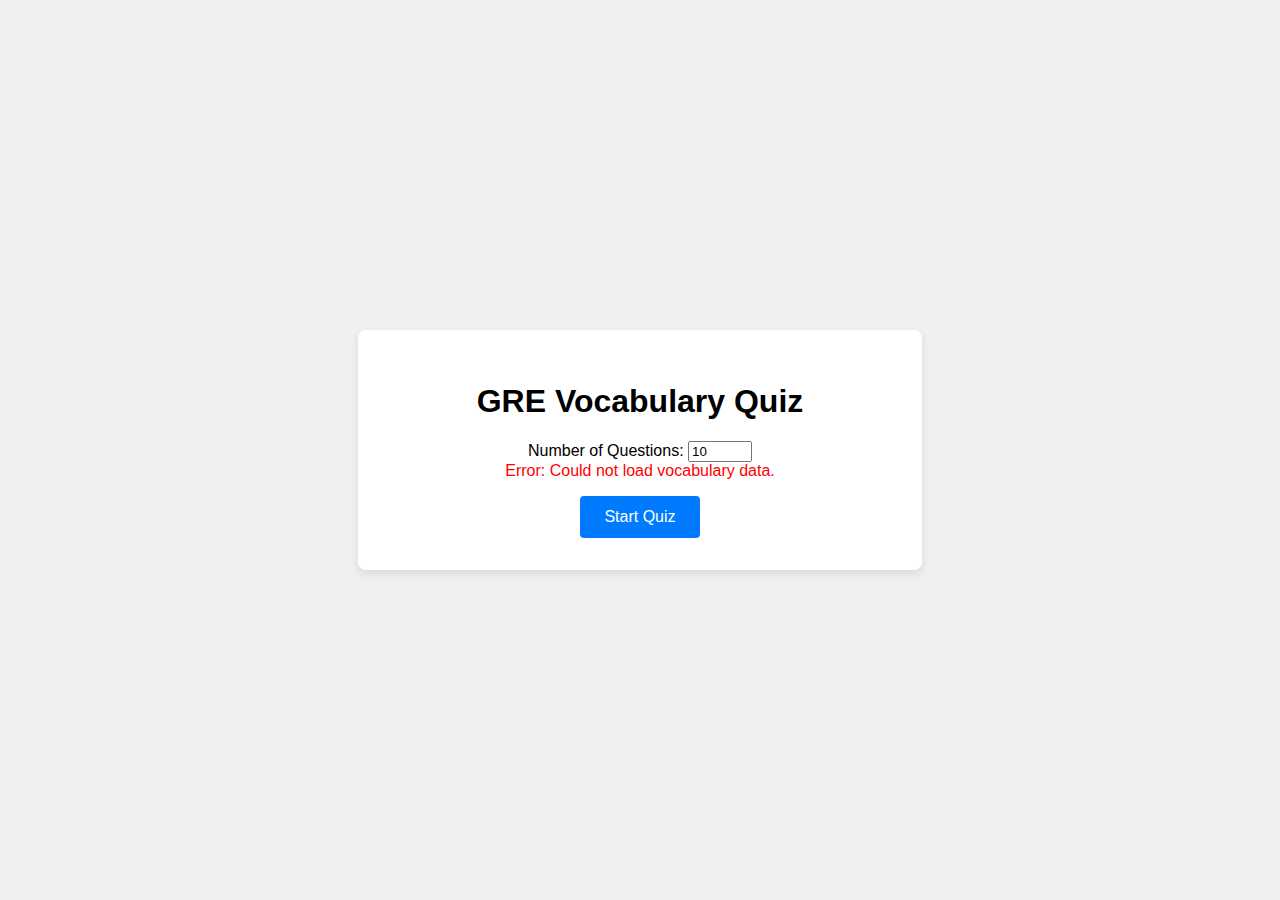
<file: english/general/flashcard_app/index.html>
<!DOCTYPE html>
<html lang="en">
<head>
    <meta charset="UTF-8">
    <meta name="viewport" content="width=device-width, initial-scale=1.0">
    <title>GRE Vocabulary Flashcards</title>
    <link rel="stylesheet" href="style.css">
</head>
<body>
    <div id="app-container">
        <h1>GRE Vocabulary Quiz</h1>
        <div id="setup-container">
            <label for="num-questions">Number of Questions:</label>
            <input type="number" id="num-questions" value="10" min="1" max="100">
            <div id="loading-message">Loading Vocabulary...</div>
            <button id="start-quiz-btn" disabled>Start Quiz</button>
        </div>
        <div id="quiz-container" class="hidden">
            <div id="dynamic-content">
                <!-- Question, options, and feedback will be rendered here -->
            </div>
            <div id="navigation-area" class="hidden">
                <button id="back-btn">Back</button>
                <button id="reveal-btn">Reveal</button>
                <button id="next-question-btn">Next</button>
            </div>
        </div>
        <div id="score-container" class="hidden">
            <h2>Quiz Complete!</h2>
            <p>Your final score is: <span id="final-score"></span></p>
            <button id="restart-quiz-btn">Try Again</button>
        </div>
    </div>
    <script src="app.js"></script>
</body>
</html>
</file>
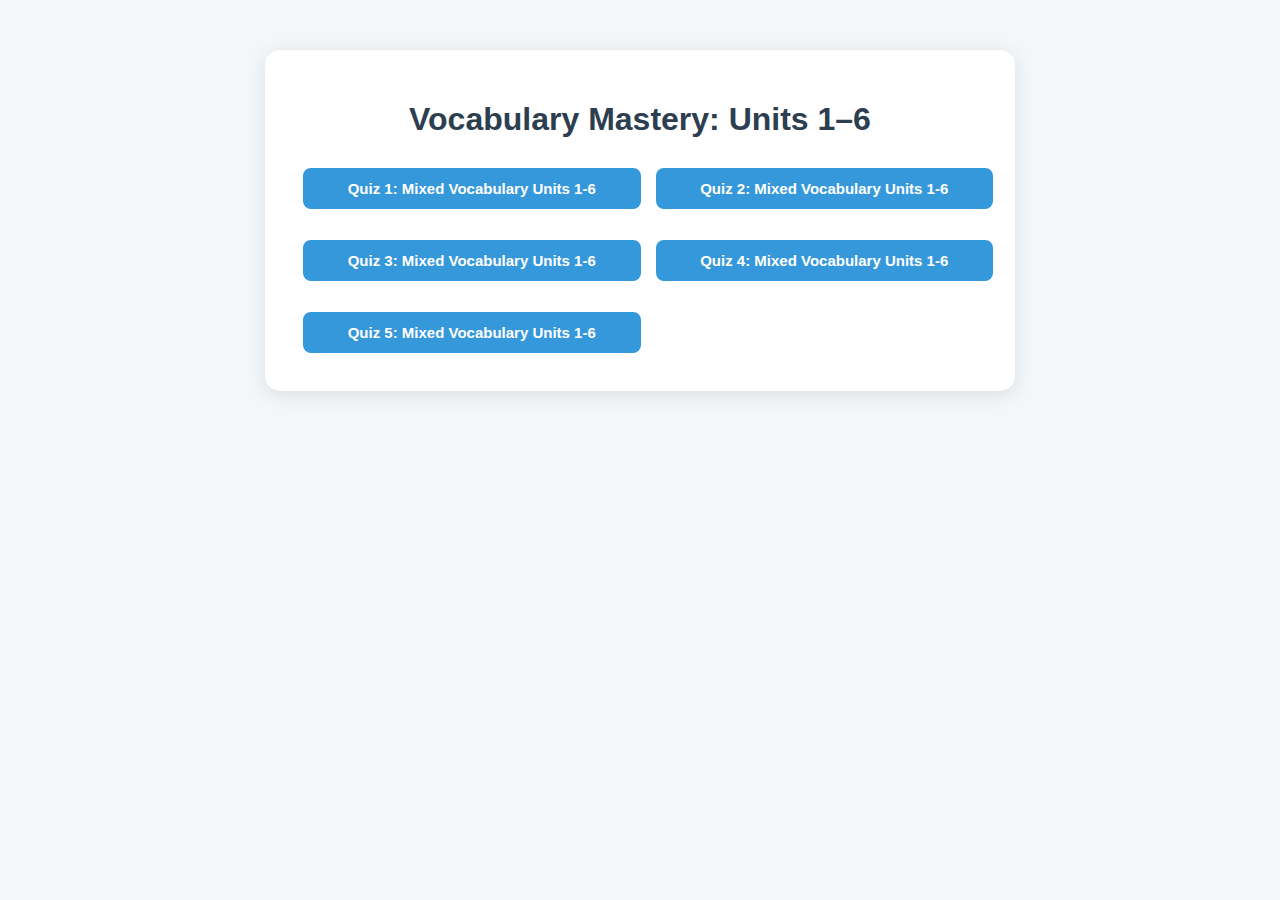
<file: Unit_1_6_Sadlier_lvl_A_vocab_test.html>
<!DOCTYPE html>
<html lang="en">
<head>
    <meta charset="UTF-8">
    <title>Vocabulary Workshop Level A: Units 1-6 Quiz</title>
    <style>
        body { font-family: 'Segoe UI', Tahoma, Geneva, Verdana, sans-serif; max-width: 750px; margin: 30px auto; padding: 20px; background-color: #f4f7f9; }
        .container { background: white; padding: 30px; border-radius: 15px; box-shadow: 0 4px 20px rgba(0,0,0,0.1); }
        .hidden { display: none; }
        .card, .quiz-box { border: 2px solid #e1e8ed; padding: 25px; border-radius: 12px; margin-top: 20px; background: #fff; }
        h1 { color: #2c3e50; text-align: center; }
        button { padding: 12px 24px; margin: 8px; cursor: pointer; border-radius: 8px; border: none; font-weight: 600; transition: all 0.2s ease; font-size: 15px; }
        .btn-start { background: #3498db; color: white; width: 100%; display: block; }
        .btn-start:hover { background: #2980b9; }
        .btn-option { background: #f8f9fa; color: #333; border: 1px solid #dee2e6; width: 100%; text-align: left; margin: 5px 0; }
        .btn-option:hover { background: #e9ecef; }
        .btn-reveal { background: #2ecc71; color: white; }
        .btn-correct { background: #27ae60; color: white; }
        .btn-wrong { background: #e74c3c; color: white; }
        .score-display { font-size: 1.1em; color: #7f8c8d; border-bottom: 2px solid #eee; padding-bottom: 10px; margin-bottom: 20px; }
        #test-menu { display: grid; grid-template-columns: 1fr 1fr; gap: 15px; }
        .feedback { margin-top: 15px; font-weight: bold; }
        .text-correct { color: #27ae60; }
        .text-wrong { color: #e74c3c; }
    </style>
</head>
<body>
    <div class="container">
        <h1 id="title">Vocabulary Mastery: Units 1–6</h1>
        <div id="test-menu"></div>

        <div id="quiz-area" class="hidden">
            <div class="score-display">
                Question <span id="q-count">1</span> | Score: <span id="live-score">0</span>
            </div>
            
            <div id="flashcard-ui" class="hidden">
                <p><strong>Flashcard:</strong> Define the following word:</p>
                <h2 id="fc-word" style="color: #3498db; font-size: 2.2em;"></h2>
                <input type="text" id="fc-input" style="width:100%; padding:10px; margin-bottom:10px;" placeholder="Type meaning here...">
                <button class="btn-reveal" onclick="revealFC()">Check Answer</button>
                <div id="fc-answer-box" class="hidden">
                    <p><strong>Textbook Definition:</strong> <span id="fc-answer-text"></span></p>
                    <p>How did you do?</p>
                    <button class="btn-correct" onclick="recordResult(true)">Correct (+1)</button>
                    <button class="btn-wrong" onclick="recordResult(false)">Incorrect (0)</button>
                </div>
            </div>

            <div id="mc-ui" class="hidden">
                <p id="mc-question" style="font-weight: bold; font-size: 1.2em;"></p>
                <div id="mc-options"></div>
                <div id="mc-feedback" class="hidden">
                    <p id="mc-feedback-text" class="feedback"></p>
                    <button class="btn-start" onclick="nextQuestion()" style="width: auto;">Continue</button>
                </div>
            </div>
        </div>

        <div id="results-area" class="hidden" style="text-align: center;">
            <h2>Quiz Complete!</h2>
            <p style="font-size: 3em; margin: 15px 0;"><span id="final-pts"></span> / <span id="final-total"></span></p>
            <p id="commentary" style="font-style: italic; color: #7f8c8d;"></p>
            <button class="btn-start" onclick="location.reload()">Return to Main Menu</button>
        </div>
    </div>

    <script>
        const tests = [
            [ // Test 1: Units 1-2
                { type: 'fc', word: 'apparel', ans: 'clothing, attire; to dress up' },
                { type: 'mc', q: 'Definition of "stamina":', opts: ['Endurance; staying power', 'To confuse', 'A wide view', 'To save'], correct: 0 },
                { type: 'fib', q: 'The jogger was injured by an unknown _______.', opts: ['apparel', 'assailant', 'oaf', 'mimic'], correct: 1 },
                { type: 'syn', q: 'Synonym of "inept":', opts: ['skillful', 'clumsy', 'immense', 'serene'], correct: 1 }
            ],
            [ // Test 2: Units 3-4
                { type: 'fc', word: 'bigot', ans: 'an intolerant, prejudiced person' },
                { type: 'ant', q: 'Antonym of "wither":', opts: ['flourish', 'sag', 'shame', 'slake'], correct: 0 },
                { type: 'mc', q: 'What is an "enigma"?', opts: ['A wise person', 'Something extremely puzzling', 'A sacred promise', 'A wide view'], correct: 1 },
                { type: 'fib', q: 'The lawyer attempted to _______ them of all charges.', opts: ['idolize', 'acquit', 'scurry', 'topple'], correct: 1 }
            ],
            [ // Test 3: Units 5-6
                { type: 'fc', word: 'synopsis', ans: 'a brief statement giving a general view; a summary' },
                { type: 'mc', q: 'Definition of "fidelity":', opts: ['Laziness', 'The state of being faithful; accuracy', 'A sudden rush', 'To prove incorrect'], correct: 1 },
                { type: 'fib', q: 'Responsible citizens try to _______ our natural resources.', opts: ['induce', 'conserve', 'vacate', 'blight'], correct: 1 },
                { type: 'syn', q: 'Synonym of "bungle":', opts: ['mess up', 'fix', 'clean', 'save'], correct: 0 }
            ],
            [ // Test 4: Mixed Units 1-3
                { type: 'fc', word: 'vocation', ans: 'any trade, profession, or occupation' },
                { type: 'mc', q: 'What is a "panorama"?', opts: ['A small amount', 'A wide, unobstructed view', 'A trick', 'A result'], correct: 1 },
                { type: 'ant', q: 'Antonym of "amiable":', opts: ['friendly', 'hostile', 'flexible', 'clever'], correct: 1 },
                { type: 'fib', q: 'The magician used optical _______ to amaze the audience.', opts: ['agendas', 'clarities', 'illusions', 'vows'], correct: 2 }
            ],
            [ // Test 5: Mixed Units 4-6
                { type: 'fc', word: 'repast', ans: 'a meal, food' },
                { type: 'mc', q: 'Definition of "recede":', opts: ['To move forward', 'To go or move backward', 'To attack', 'To stay'], correct: 1 },
                { type: 'syn', q: 'Synonym of "agenda":', opts: ['schedule', 'clumsiness', 'error', 'mystery'], correct: 0 },
                { type: 'fib', q: 'A _______ guide will know how to handle any questions.', opts: ['smug', 'resourceful', 'bumbling', 'numb'], correct: 1 }
            ]
        ];

        let activeQuestions = [];
        let currentIdx = 0;
        let score = 0;

        function shuffle(arr) {
            for (let i = arr.length - 1; i > 0; i--) {
                const j = Math.floor(Math.random() * (i + 1));
                [arr[i], arr[j]] = [arr[j], arr[i]];
            }
            return arr;
        }

         function init() {
            const menu = document.getElementById('test-menu');
            let indices = [0, 1, 2, 3, 4]; // Fixed: was [1-4] which evaluates to [-3]
            shuffle(indices).forEach((idx, i) => {
                let btn = document.createElement('button');
                btn.className = 'btn-start';
                btn.innerText = `Quiz ${i+1}: Mixed Vocabulary Units 1-6`;
                btn.onclick = () => startTest(idx);
                menu.appendChild(btn);
            });
        }


        function startTest(n) {
            activeQuestions = shuffle([...tests[n]]); 
            currentIdx = 0;
            score = 0;
            document.getElementById('test-menu').classList.add('hidden');
            document.getElementById('title').classList.add('hidden');
            document.getElementById('quiz-area').classList.remove('hidden');
            updateUI();
            showQuestion();
        }

        function showQuestion() {
            const q = activeQuestions[currentIdx];
            document.getElementById('q-count').innerText = currentIdx + 1;
            document.getElementById('mc-feedback').classList.add('hidden');
            document.getElementById('fc-answer-box').classList.add('hidden');
            document.getElementById('fc-input').value = '';

            if (q.type === 'fc') {
                document.getElementById('mc-ui').classList.add('hidden');
                document.getElementById('flashcard-ui').classList.remove('hidden');
                document.getElementById('fc-word').innerText = q.word;
                document.getElementById('fc-answer-text').innerText = q.ans;
            } else {
                document.getElementById('flashcard-ui').classList.add('hidden');
                document.getElementById('mc-ui').classList.remove('hidden');
                document.getElementById('mc-question').innerText = q.q;
                const optsDiv = document.getElementById('mc-options');
                optsDiv.innerHTML = '';
                q.opts.forEach((opt, i) => {
                    let b = document.createElement('button');
                    b.className = 'btn-option';
                    b.innerText = opt;
                    b.onclick = () => checkMC(i);
                    optsDiv.appendChild(b);
                });
            }
        }

        function revealFC() { document.getElementById('fc-answer-box').classList.remove('hidden'); }

        function recordResult(isCorrect) {
            if (isCorrect) score++;
            updateUI();
            nextQuestion();
        }

        function checkMC(idx) {
            const q = activeQuestions[currentIdx];
            const feedText = document.getElementById('mc-feedback-text');
            document.getElementById('mc-feedback').classList.remove('hidden');
            document.querySelectorAll('#mc-options button').forEach(b => b.disabled = true);

            if (idx === q.correct) {
                feedText.innerHTML = '<span class="text-correct">Correct!</span> Well done.';
                score++;
            } else {
                feedText.innerHTML = `<span class="text-wrong">Incorrect.</span> The right answer was: ${q.opts[q.correct]}`;
            }
            updateUI();
        }

        function updateUI() { document.getElementById('live-score').innerText = score; }

        function nextQuestion() {
            currentIdx++;
            if (currentIdx < activeQuestions.length) showQuestion();
            else finish();
        }

        function finish() {
            document.getElementById('quiz-area').classList.add('hidden');
            document.getElementById('results-area').classList.remove('hidden');
            document.getElementById('final-pts').innerText = score;
            document.getElementById('final-total').innerText = activeQuestions.length;
            const comm = document.getElementById('commentary');
            if (score === activeQuestions.length) comm.innerText = "Immense achievement! You are an ingenious student.";
            else comm.innerText = "Good effort! Keep utilizing your stamina to master more words.";
        }

        init();
    </script>
</body>
</html>
</file>
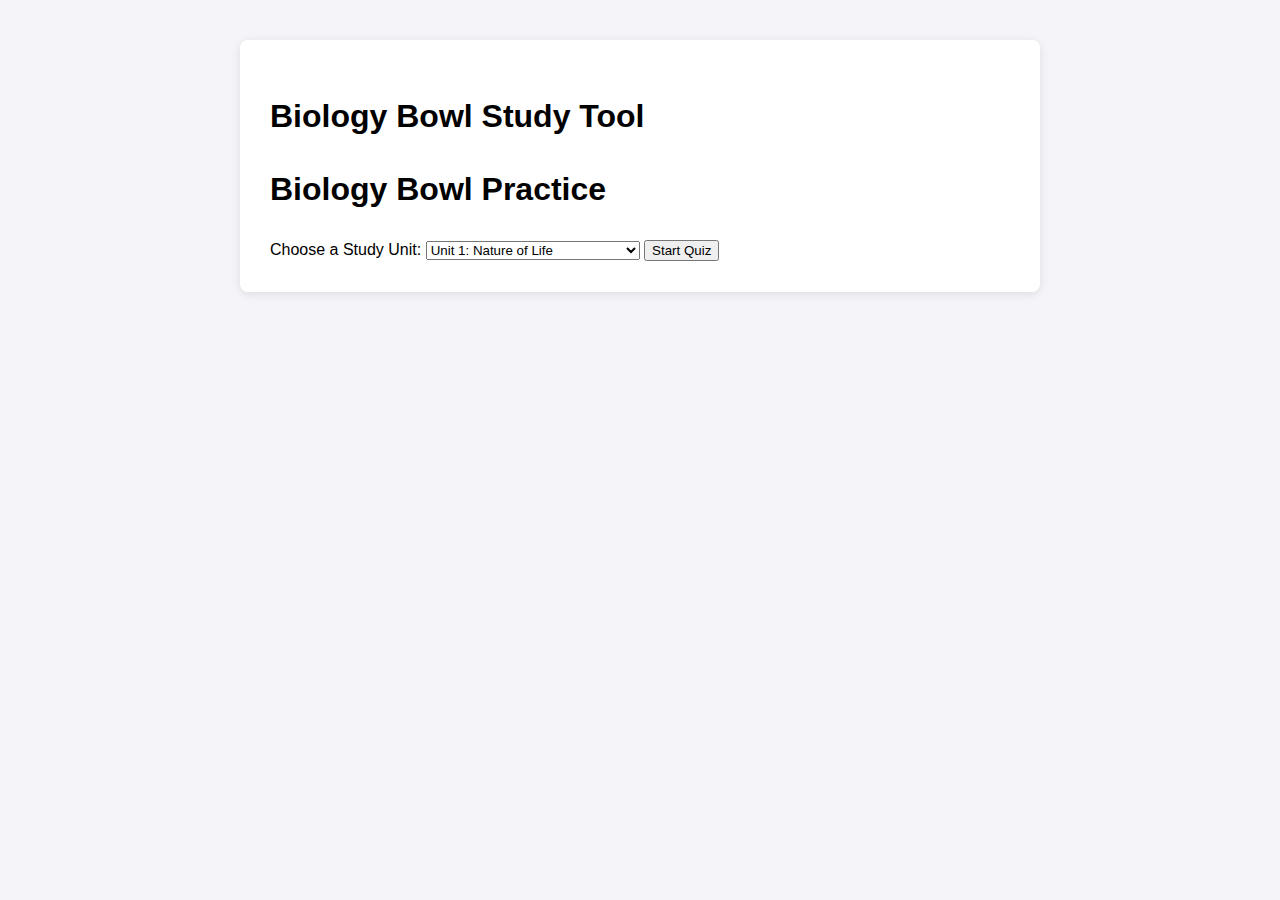
<file: biology/sixth/biology_bowl_practice.html>
<!DOCTYPE html>
<html lang="en">
<head>
    <meta charset="UTF-8">
    <meta name="viewport" content="width=device-width, initial-scale=1.0">
    <title>National Biology Bowl Practice</title>
    <style>
        body { font-family: Arial, sans-serif; line-height: 1.6; max-width: 800px; margin: 20px auto; padding: 20px; background-color: #f4f4f9; }
        .container { background: white; padding: 30px; border-radius: 8px; box-shadow: 0 2px 10px rgba(0,0,0,0.1); }
        .hidden { display: none; }
        .btn { padding: 10px 20px; margin: 5px; cursor: pointer; border: none; border-radius: 4px; background: #2c3e50; color: white; }
        .btn:hover { background: #34495e; }
        .btn-reveal { background: #e67e22; }
        #question-box { margin-bottom: 20px; }
        .option { display: block; margin: 10px 0; }
        #results { font-size: 1.2em; font-weight: bold; color: #27ae60; }
    </style>
</head>
<body>

<div class="container">
    <h1>Biology Bowl Study Tool</h1>
    <!-- Step 1: Add a Selection Menu to the 'setup' div -->
<div id="setup" class="bg-white p-8 rounded-lg shadow-md w-full max-w-md">
    <h1 class="text-2xl font-bold mb-6 text-center text-blue-600">Biology Bowl Practice</h1>
    <label for="unit-select" class="block mb-2 font-medium text-gray-700">Choose a Study Unit:</label>
    <select id="unit-select" class="w-full p-2 mb-4 border rounded">
        <option value="unit_1_natureoflife.json">Unit 1: Nature of Life</option>
        <option value="unit_2_ecology.json">Unit 2: Ecology</option>
        <option value="unit_3_cells.json">Unit 3: Cells</option>
        <option value="unit_4_genetics.json">Unit 4: Genetics</option>
        <option value="unit_5_evolution.json">Unit 5: Evolution</option>
        <option value="unit_6_microorgtoplants.json">Unit 6: Microorganisms to Plants</option>
        <option value="unit_7_animals.json">Unit 7: Animals</option>
        <option value="unit_8_humanbody.json">Unit 8: Human Body</option>
    </select>
    <button onclick="startQuiz()" class="w-full bg-blue-600 text-white py-2 rounded hover:bg-blue-700 transition">
        Start Quiz
    </button>
    </div>

    <div id="quiz-area" class="hidden">
        <h2 id="subject-title"></h2>
        <div id="question-box">
            <p id="question-text"></p>
            <div id="answer-input"></div>
        </div>
        
        <div id="controls">
            <button class="btn" id="back-btn" onclick="move(-1)">Back</button>
            <button class="btn" id="next-btn" onclick="move(1)">Next</button>
            <button class="btn btn-reveal" onclick="reveal()">Reveal</button>
            <button class="btn" id="submit-btn" onclick="submitQuiz()">Submit Test</button>
        </div>
        <p id="reveal-text" class="hidden" style="color: #c0392b; font-weight: bold;"></p>
    </div>

    <div id="score-screen" class="hidden">
        <h2>Practice Complete!</h2>
        <p id="results"></p>
        <button class="btn" onclick="location.reload()">Restart</button>
    </div>
</div>

<script>
    let quizData = [];
    let currentIdx = 0;
    let score = 0;
    let userAnswers = [];

    async function startQuiz() {
        // Determine the user's choice (The Stimulus)
        const selectedFile = document.getElementById('unit-select').value;
        
        // Construct the Raw URL (Information from conversation history)
        const rawBaseUrl = "https://raw.githubusercontent.com/stokkangri/middle_school_quiz/main/biology/sixth/";
        const finalUrl = rawBaseUrl + selectedFile;

        try {
            // Step 2: "Transcription" - Copying the master plan into a working blueprint
            const response = await fetch(finalUrl);
            if (!response.ok) throw new Error("Network error");
            const data = await response.json();

            // Standardize the data format
            const unitKey = Object.keys(data);
            quizData = [];
            data[unitKey].forEach(section => {
                section.questions.forEach(q => {
                    q.subject = section.subject;
                    quizData.push(q);
                });
            });

            // Randomize the "Gene Pool"
            quizData.sort(() => Math.random() - 0.5);

            // Step 3: Transition the UI (The Response)
            document.getElementById('setup').classList.add('hidden');
            document.getElementById('quiz-area').classList.remove('hidden');
            renderQuestion();
            
        } catch (err) {
            alert("Error loading the unit: " + err.message);
        }
    }

    function renderQuestion() {
        const q = quizData[currentIdx];
        document.getElementById('subject-title').innerText = q.subject;
        document.getElementById('question-text').innerText = `Q${currentIdx + 1}: ${q.question}`;
        document.getElementById('reveal-text').classList.add('hidden');
        
        const inputArea = document.getElementById('answer-input');
        inputArea.innerHTML = '';

        if (q.type === 'multiple_choice') {
            q.options.forEach(opt => {
                const label = document.createElement('label');
                label.className = 'option';
                label.innerHTML = `<input type="radio" name="choice" value="${opt}"> ${opt}`;
                inputArea.appendChild(label);
            });
        } else {
            inputArea.innerHTML = `<input type="text" id="sa-input" style="width: 100%; padding: 8px;" placeholder="Type your answer here...">`;
        }
        
        document.getElementById('back-btn').disabled = currentIdx === 0;
        document.getElementById('next-btn').style.display = currentIdx === quizData.length - 1 ? 'none' : 'inline-block';
        document.getElementById('submit-btn').style.display = currentIdx === quizData.length - 1 ? 'inline-block' : 'none';
    }

    function move(dir) {
        saveAnswer();
        currentIdx += dir;
        renderQuestion();
    }

    function saveAnswer() {
        const q = quizData[currentIdx];
        if (q.type === 'multiple_choice') {
            const selected = document.querySelector('input[name="choice"]:checked');
            userAnswers[currentIdx] = selected ? selected.value : null;
        } else {
            const val = document.getElementById('sa-input').value;
            userAnswers[currentIdx] = val ? val.trim() : null;
        }
    }

    function reveal() {
        const q = quizData[currentIdx];
        const revealEl = document.getElementById('reveal-text');
        revealEl.innerText = `Correct Answer: ${q.answer}`;
        revealEl.classList.remove('hidden');
    }

    function submitQuiz() {
        saveAnswer();
        score = 0;
        quizData.forEach((q, i) => {
            if (userAnswers[i] && userAnswers[i].toLowerCase() === q.answer.toLowerCase()) {
                score++;
            }
        });
        document.getElementById('quiz-area').classList.add('hidden');
        document.getElementById('score-screen').classList.remove('hidden');
        document.getElementById('results').innerText = `Your Score: ${score} / ${quizData.length}`;
    }
</script>
</body>
</html>
</file>
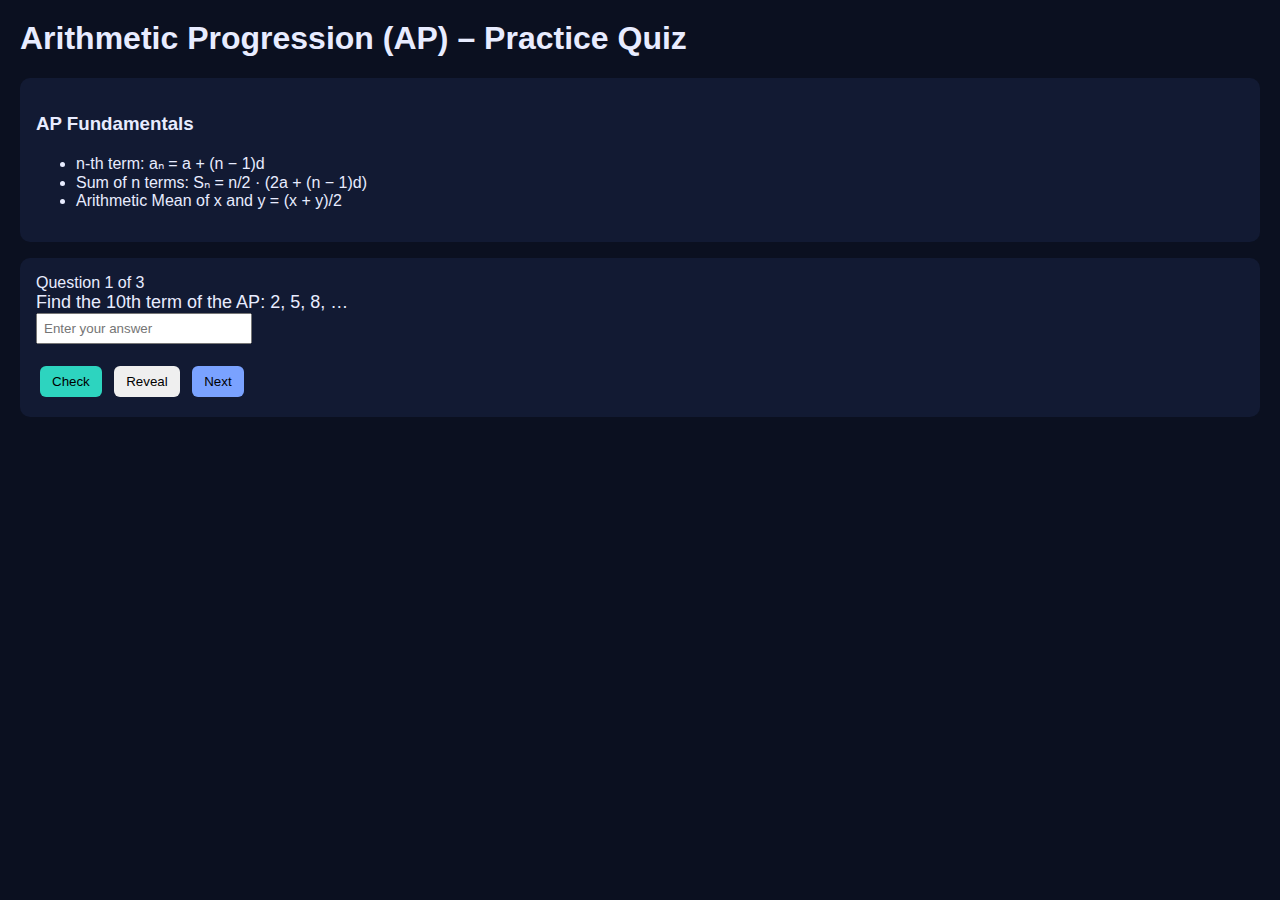
<file: math/sixth/arith_progression.html>
<!doctype html>
<html lang="en">
<head>
  <meta charset="utf-8" />
  <meta name="viewport" content="width=device-width,initial-scale=1" />
  <title>Arithmetic Progression (AP) Interactive Practice</title>
  <style>
    body { font-family: Arial, sans-serif; background:#0b1020; color:#e8ecff; margin:0; padding:20px; }
    h1 { margin-top:0; }
    .card { background:#121a33; border-radius:10px; padding:16px; margin-bottom:16px; }
    .btn { padding:8px 12px; margin:4px; cursor:pointer; border-radius:6px; border:none; }
    .btn-primary { background:#7aa2ff; }
    .btn-good { background:#2dd4bf; }
    .btn-bad { background:#fb7185; }
    input { padding:6px; width:200px; }
    .question { font-size:18px; }
    .small { font-size:12px; opacity:0.8; }
  </style>
</head>
<body>

<h1>Arithmetic Progression (AP) – Practice Quiz</h1>

<div class="card">
  <h3>AP Fundamentals</h3>
  <ul>
    <li>n-th term: aₙ = a + (n − 1)d</li>
    <li>Sum of n terms: Sₙ = n/2 · (2a + (n − 1)d)</li>
    <li>Arithmetic Mean of x and y = (x + y)/2</li>
  </ul>
</div>

<div class="card">
  <div id="qno"></div>
  <div id="qtext" class="question"></div>
  <input id="answer" placeholder="Enter your answer" />
  <br><br>
  <button class="btn btn-good" onclick="check()">Check</button>
  <button class="btn" onclick="reveal()">Reveal</button>
  <button class="btn btn-primary" onclick="next()">Next</button>
  <div id="feedback" class="small"></div>
  <div id="explanation" class="small"></div>
</div>

<script>
const questions = [
  { q:"Find the 10th term of the AP: 2, 5, 8, …", a:"29", e:"a=2, d=3 → a₁₀ = 2 + 9×3 = 29" },
  { q:"Find the common difference: 15, 12, 9, …", a:"-3", e:"12−15 = −3" },
  { q:"Find the sum of first 10 terms of AP: 1, 4, 7, …", a:"145", e:"S₁₀ = 10/2(2 + 9×3) = 5×29 = 145" }
];

let i = 0;

function render(){
  document.getElementById("qno").innerText = "Question " + (i+1) + " of " + questions.length;
  document.getElementById("qtext").innerText = questions[i].q;
  document.getElementById("answer").value = "";
  document.getElementById("feedback").innerText = "";
  document.getElementById("explanation").innerText = "";
}

function check(){
  const ans = document.getElementById("answer").value.trim();
  if(ans === questions[i].a){
    document.getElementById("feedback").innerText = "Correct ✅";
  } else {
    document.getElementById("feedback").innerText = "Incorrect ❌";
  }
}

function reveal(){
  document.getElementById("explanation").innerText = "Explanation: " + questions[i].e;
}

function next(){
  i = (i + 1) % questions.length;
  render();
}

render();
</script>

</body>
</html>
</file>
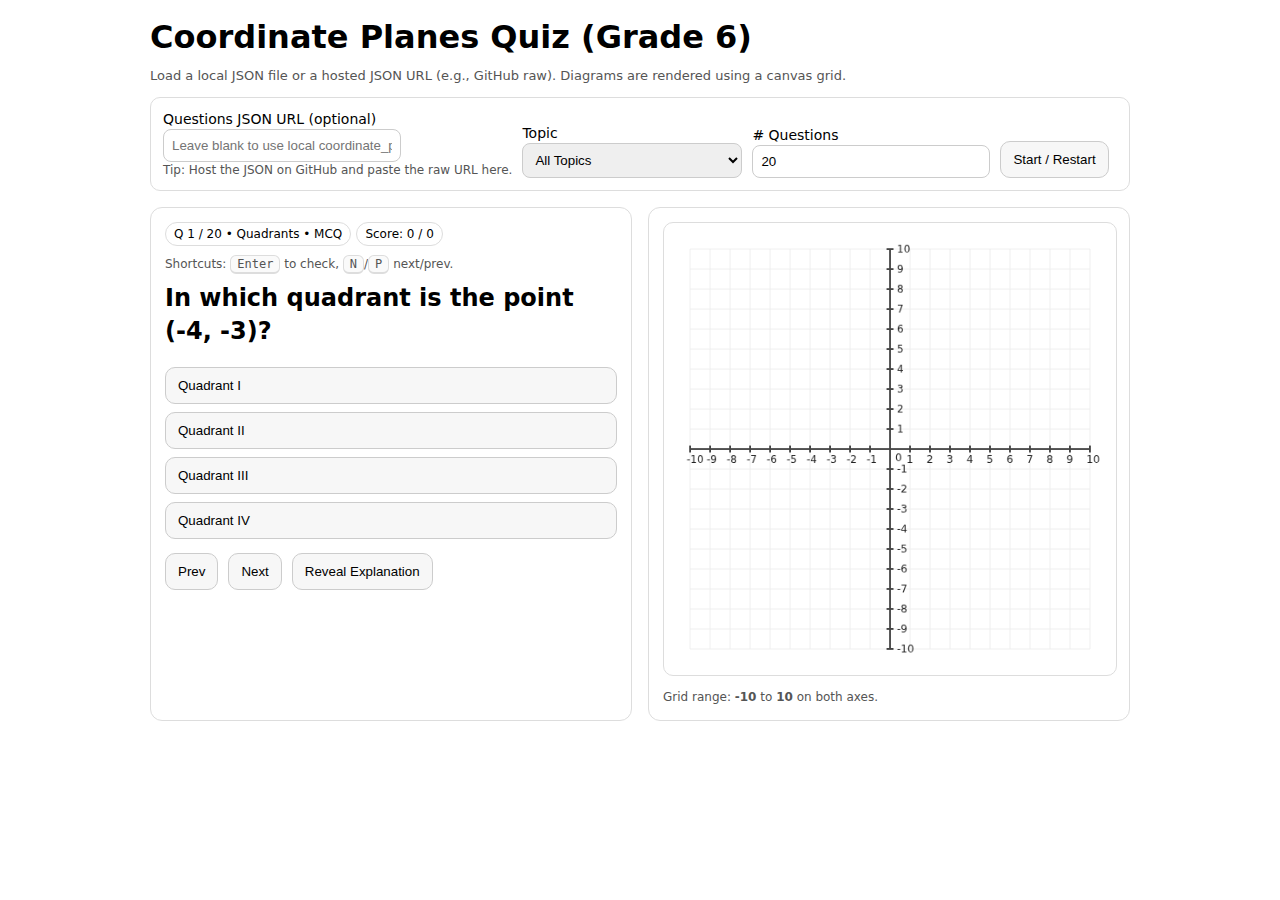
<file: math/sixth/coordinate_plane_quiz.html>
<!doctype html>
<html lang="en">
<head>
  <meta charset="utf-8" />
  <meta name="viewport" content="width=device-width,initial-scale=1" />
  <title>Coordinate Planes Quiz (Grade 6)</title>
  <style>
    body { font-family: system-ui, -apple-system, Segoe UI, Roboto, Arial, sans-serif; margin: 16px; line-height: 1.35; }
    .wrap { max-width: 980px; margin: 0 auto; }
    h1 { margin: 0 0 8px; }
    .topbar { display:flex; flex-wrap:wrap; gap: 10px; align-items:end; margin: 12px 0 16px; padding: 12px; border: 1px solid #ddd; border-radius: 10px; }
    label { font-size: 14px; display:block; }
    input[type="text"], input[type="number"], select { padding: 8px; border: 1px solid #ccc; border-radius: 8px; min-width: 220px; }
    button { padding: 10px 12px; border: 1px solid #ccc; border-radius: 10px; background: #f7f7f7; cursor:pointer; }
    button:hover { background:#efefef; }
    .row { display:flex; gap: 16px; flex-wrap:wrap; }
    .card { border: 1px solid #ddd; border-radius: 12px; padding: 14px; }
    .left { flex: 1 1 420px; }
    .right { flex: 1 1 420px; }
    #canvas { width: 100%; max-width: 520px; height: auto; border: 1px solid #ddd; border-radius: 10px; touch-action: none; background: #fff; }
    .muted { color:#555; font-size: 13px; }
    .badge { display:inline-block; padding: 3px 8px; border-radius: 999px; border: 1px solid #ddd; font-size: 12px; }
    .ok { color: #0a7a0a; }
    .bad { color: #b00020; }
    .options { display:grid; gap: 8px; margin: 12px 0; }
    .optbtn { text-align:left; }
    .answerbox { display:flex; gap: 10px; flex-wrap:wrap; align-items:center; }
    .answerbox input { min-width: 180px; }
    .footer { margin-top: 14px; display:flex; flex-wrap:wrap; gap: 10px; align-items:center; }
    .small { font-size: 12px; }
    .kbd { font-family: ui-monospace, SFMono-Regular, Menlo, Consolas, monospace; border:1px solid #ddd; border-bottom-width:2px; padding: 1px 6px; border-radius: 6px; background:#fafafa; }
  </style>
</head>
<body>
<div class="wrap">
  <h1>Coordinate Planes Quiz (Grade 6)</h1>
  <div class="muted">
    Load a local JSON file or a hosted JSON URL (e.g., GitHub raw). Diagrams are rendered using a canvas grid.
  </div>

  <div class="topbar">
    <div>
      <label>Questions JSON URL (optional)</label>
      <input id="jsonUrl" type="text" placeholder="Leave blank to use local coordinate_plane_questions.json" />
      <div class="muted small">Tip: Host the JSON on GitHub and paste the raw URL here.</div>
    </div>
    <div>
      <label>Topic</label>
      <select id="topicSelect"></select>
    </div>
    <div>
      <label># Questions</label>
      <input id="numQ" type="number" min="5" max="200" value="20" />
    </div>
    <div>
      <label>&nbsp;</label>
      <button id="startBtn">Start / Restart</button>
    </div>
  </div>

  <div class="row">
    <div class="card left">
      <div style="display:flex; justify-content:space-between; gap:10px; flex-wrap:wrap; align-items:center;">
        <div>
          <span class="badge" id="qMeta">Loading…</span>
          <span class="badge" id="scoreMeta">Score: 0 / 0</span>
        </div>
        <div class="small muted">Shortcuts: <span class="kbd">Enter</span> to check, <span class="kbd">N</span>/<span class="kbd">P</span> next/prev.</div>
      </div>

      <h2 id="qText" style="margin-top:10px;">Loading…</h2>

      <div id="mcqBox" class="options" style="display:none;"></div>

      <div id="shortBox" class="answerbox" style="display:none;">
        <input id="shortInput" type="text" placeholder="Type your answer (e.g., (-3, 5) or 7)" />
        <button id="checkShortBtn">Check</button>
      </div>

      <div id="plotHint" class="muted" style="display:none; margin-top:8px;">
        Click on the grid intersection. Your click will snap to the nearest integer coordinate.
      </div>

      <div id="feedback" style="margin-top:12px;"></div>

      <div class="footer">
        <button id="prevBtn">Prev</button>
        <button id="nextBtn">Next</button>
        <button id="revealBtn">Reveal Explanation</button>
      </div>

      <div id="explain" class="muted" style="margin-top:12px; display:none;"></div>
    </div>

    <div class="card right">
      <canvas id="canvas" width="520" height="520"></canvas>
      <div class="muted small" style="margin-top:8px;">
        Grid range: <b>-10</b> to <b>10</b> on both axes.
      </div>
    </div>
  </div>
</div>

<script>
(function() {
  const LOCAL_JSON = "coordinate_plane_questions.json"; // keep next to this HTML (or change)
  const GRID_MIN = -10, GRID_MAX = 10;
  const CANVAS = document.getElementById("canvas");
  const CTX = CANVAS.getContext("2d");
  const jsonUrlEl = document.getElementById("jsonUrl");
  const topicSelect = document.getElementById("topicSelect");
  const numQEl = document.getElementById("numQ");
  const startBtn = document.getElementById("startBtn");

  const qMeta = document.getElementById("qMeta");
  const scoreMeta = document.getElementById("scoreMeta");
  const qText = document.getElementById("qText");
  const mcqBox = document.getElementById("mcqBox");
  const shortBox = document.getElementById("shortBox");
  const shortInput = document.getElementById("shortInput");
  const checkShortBtn = document.getElementById("checkShortBtn");
  const prevBtn = document.getElementById("prevBtn");
  const nextBtn = document.getElementById("nextBtn");
  const revealBtn = document.getElementById("revealBtn");
  const explain = document.getElementById("explain");
  const feedback = document.getElementById("feedback");
  const plotHint = document.getElementById("plotHint");

  let bank = [];
  let quiz = [];
  let idx = 0;
  let score = 0;
  let attempted = 0;
  let answered = new Map(); // id -> {correct:boolean, userAnswer:string}

  function clearCanvas() {
    CTX.clearRect(0, 0, CANVAS.width, CANVAS.height);
  }

  function toCanvas(x, y) {
    const pad = 30;
    const w = CANVAS.width - pad*2;
    const h = CANVAS.height - pad*2;
    const sx = (x - GRID_MIN) / (GRID_MAX - GRID_MIN);
    const sy = (y - GRID_MIN) / (GRID_MAX - GRID_MIN);
    const cx = pad + sx * w;
    const cy = pad + (1 - sy) * h;
    return [cx, cy];
  }

  function fromCanvas(px, py) {
    const pad = 30;
    const w = CANVAS.width - pad*2;
    const h = CANVAS.height - pad*2;
    const sx = (px - pad) / w;
    const sy = 1 - ((py - pad) / h);
    const x = GRID_MIN + sx * (GRID_MAX - GRID_MIN);
    const y = GRID_MIN + sy * (GRID_MAX - GRID_MIN);
    return [x, y];
  }

  function drawGrid() {
    clearCanvas();
    CTX.lineWidth = 1;
    CTX.strokeStyle = "#eee";
    for (let v = GRID_MIN; v <= GRID_MAX; v++) {
      const [x1,y1] = toCanvas(v, GRID_MIN);
      const [x2,y2] = toCanvas(v, GRID_MAX);
      CTX.beginPath(); CTX.moveTo(x1,y1); CTX.lineTo(x2,y2); CTX.stroke();

      const [xx1,yy1] = toCanvas(GRID_MIN, v);
      const [xx2,yy2] = toCanvas(GRID_MAX, v);
      CTX.beginPath(); CTX.moveTo(xx1,yy1); CTX.lineTo(xx2,yy2); CTX.stroke();
    }

    // axes
    CTX.strokeStyle = "#444";
    CTX.lineWidth = 2;
    let [ax1, ay1] = toCanvas(0, GRID_MIN);
    let [ax2, ay2] = toCanvas(0, GRID_MAX);
    CTX.beginPath(); CTX.moveTo(ax1, ay1); CTX.lineTo(ax2, ay2); CTX.stroke();

    let [bx1, by1] = toCanvas(GRID_MIN, 0);
    let [bx2, by2] = toCanvas(GRID_MAX, 0);
    CTX.beginPath(); CTX.moveTo(bx1, by1); CTX.lineTo(bx2, by2); CTX.stroke();

    // ticks & labels
    CTX.fillStyle = "#222";
    CTX.font = "12px system-ui, -apple-system, Segoe UI, Roboto, Arial";
    for (let v = GRID_MIN; v <= GRID_MAX; v++) {
      if (v === 0) continue;
      let [tx, ty] = toCanvas(v, 0);
      CTX.beginPath(); CTX.moveTo(tx, ty-4); CTX.lineTo(tx, ty+4); CTX.stroke();
      CTX.fillText(String(v), tx-4, ty+16);

      let [ux, uy] = toCanvas(0, v);
      CTX.beginPath(); CTX.moveTo(ux-4, uy); CTX.lineTo(ux+4, uy); CTX.stroke();
      CTX.fillText(String(v), ux+8, uy+4);
    }
    let [ox, oy] = toCanvas(0,0);
    CTX.fillText("0", ox+6, oy+14);
  }

  function drawPoint(x, y, label=null, color="#b00020") {
    const [cx, cy] = toCanvas(x,y);
    CTX.fillStyle = color;
    CTX.beginPath();
    CTX.arc(cx, cy, 6, 0, Math.PI*2);
    CTX.fill();
    CTX.strokeStyle = "#222";
    CTX.lineWidth = 1;
    CTX.stroke();
    if (label) {
      CTX.fillStyle = "#111";
      CTX.font = "14px system-ui, -apple-system, Segoe UI, Roboto, Arial";
      CTX.fillText(label, cx+10, cy-8);
    }
  }

  function uniq(arr) {
    return Array.from(new Set(arr));
  }

  function normalizeAnswer(s) {
    if (!s) return "";
    return s.trim().replace(/\s+/g, "");
  }

  function isCorrectShort(user, answer) {
    const u = normalizeAnswer(user);
    const a = normalizeAnswer(answer);
    if (a.startsWith("(") && a.endsWith(")")) {
      const alt = a.slice(1,-1);
      return u === a || u === alt;
    }
    return u === a;
  }

  function setFeedback(ok, msg) {
    feedback.innerHTML = ok
      ? `<div class="ok"><b>✅ Correct.</b> ${msg||""}</div>`
      : `<div class="bad"><b>❌ Not quite.</b> ${msg||""}</div>`;
  }

  function updateMeta() {
    const q = quiz[idx];
    qMeta.textContent = `Q ${idx+1} / ${quiz.length} • ${q.topic} • ${q.type.toUpperCase()}`;
    scoreMeta.textContent = `Score: ${score} / ${attempted}`;
  }

  function renderMCQ(q, selected=null) {
    mcqBox.innerHTML = "";
    mcqBox.style.display = "grid";
    q.options.forEach(opt => {
      const btn = document.createElement("button");
      btn.className = "optbtn";
      btn.textContent = opt;
      btn.onclick = () => checkMCQ(opt);
      if (selected && selected === opt) btn.style.borderColor = "#888";
      mcqBox.appendChild(btn);
    });
  }

  function markAnswered(q, userAnswer, correct) {
    if (!answered.has(q.id)) {
      attempted += 1;
      if (correct) score += 1;
    } else {
      const prev = answered.get(q.id);
      if (prev.correct !== correct) score += correct ? 1 : -1;
    }
    answered.set(q.id, { userAnswer, correct });
    updateMeta();
  }

  function checkMCQ(opt) {
    const q = quiz[idx];
    const correct = (opt === q.answer);
    markAnswered(q, opt, correct);
    setFeedback(correct, correct ? "" : `Correct answer: <b>${q.answer}</b>`);
    explain.textContent = q.explanation || "";
    explain.style.display = "block";
    renderMCQ(q, opt);
  }

  function checkShort() {
    const q = quiz[idx];
    const ua = shortInput.value.trim();
    if (!ua) return;
    const correct = isCorrectShort(ua, q.answer);
    markAnswered(q, ua, correct);
    setFeedback(correct, correct ? "" : `Correct answer: <b>${q.answer}</b>`);
    explain.textContent = q.explanation || "";
    explain.style.display = "block";
  }

  function checkPlotAt(x, y) {
    const q = quiz[idx];
    if (q.type !== "plot") return;
    const [tx, ty] = q.target_point;
    const ok = (x === tx && y === ty);
    drawGrid();
    drawPoint(x, y, "You", ok ? "#0a7a0a" : "#b00020");
    drawPoint(tx, ty, "Target", "#222");
    markAnswered(q, `(${x}, ${y})`, ok);
    setFeedback(ok, ok ? "" : `Correct answer: <b>${q.answer}</b>`);
    explain.textContent = q.explanation || "";
    explain.style.display = "block";
  }

  function snapToInt(x) {
    return Math.max(GRID_MIN, Math.min(GRID_MAX, Math.round(x)));
  }

  CANVAS.addEventListener("click", (e) => {
    const q = quiz[idx];
    if (!q || q.type !== "plot") return;
    const rect = CANVAS.getBoundingClientRect();
    const px = (e.clientX - rect.left) * (CANVAS.width / rect.width);
    const py = (e.clientY - rect.top) * (CANVAS.height / rect.height);
    const [gx, gy] = fromCanvas(px, py);
    checkPlotAt(snapToInt(gx), snapToInt(gy));
  });

  function renderQuestion() {
    if (!quiz.length) return;
    const q = quiz[idx];
    updateMeta();
    qText.textContent = q.prompt;
    feedback.innerHTML = "";
    explain.style.display = "none";

    mcqBox.style.display = "none";
    shortBox.style.display = "none";
    plotHint.style.display = "none";
    shortInput.value = "";

    drawGrid();

    if (q.type === "read" && q.diagram && q.diagram.kind === "single_point") {
      const p = q.diagram.point;
      drawPoint(p[0], p[1], q.diagram.label || "A");
      shortBox.style.display = "flex";
    } else if (q.type === "mcq") {
      renderMCQ(q);
    } else if (q.type === "short") {
      shortBox.style.display = "flex";
    } else if (q.type === "plot") {
      plotHint.style.display = "block";
    }

    const prev = answered.get(q.id);
    if (prev) {
      if (q.type === "mcq") renderMCQ(q, prev.userAnswer);
      if (q.type === "short" || q.type === "read") shortInput.value = prev.userAnswer || "";
      if (q.type === "plot") {
        const m = prev.userAnswer.match(/-?\d+/g);
        if (m && m.length >= 2) checkPlotAt(parseInt(m[0],10), parseInt(m[1],10));
      } else {
        setFeedback(prev.correct, prev.correct ? "" : `Correct answer: <b>${q.answer}</b>`);
        explain.textContent = q.explanation || "";
        explain.style.display = "block";
      }
    }
  }

  function next() { idx = Math.min(idx+1, quiz.length-1); renderQuestion(); }
  function prev() { idx = Math.max(idx-1, 0); renderQuestion(); }

  nextBtn.onclick = next;
  prevBtn.onclick = prev;
  revealBtn.onclick = () => {
    const q = quiz[idx];
    explain.textContent = q.explanation || "";
    explain.style.display = (explain.style.display === "none") ? "block" : "none";
  };
  checkShortBtn.onclick = checkShort;

  document.addEventListener("keydown", (e) => {
    if (e.key === "Enter") {
      const q = quiz[idx];
      if (q && (q.type === "short" || q.type === "read")) checkShort();
    }
    if (e.key.toLowerCase() === "n") next();
    if (e.key.toLowerCase() === "p") prev();
  });

  async function loadBank() {
    const url = (jsonUrlEl.value || "").trim();
    const src = url || LOCAL_JSON;
    const res = await fetch(src);
    if (!res.ok) throw new Error("Could not load JSON from: " + src);
    const data = await res.json();
    bank = data.questions || [];
    const topics = ["All Topics"].concat(uniq(bank.map(q => q.topic)).sort());
    topicSelect.innerHTML = "";
    topics.forEach(t => {
      const opt = document.createElement("option");
      opt.value = t;
      opt.textContent = t;
      topicSelect.appendChild(opt);
    });
  }

  function buildQuiz() {
    const topic = topicSelect.value || "All Topics";
    const n = Math.max(1, parseInt(numQEl.value || "20", 10));
    const pool = (topic === "All Topics") ? bank : bank.filter(q => q.topic === topic);
    const shuffled = pool.slice().sort(() => Math.random() - 0.5);
    quiz = shuffled.slice(0, Math.min(n, shuffled.length));
    idx = 0;
    score = 0;
    attempted = 0;
    answered = new Map();
    renderQuestion();
  }

  startBtn.onclick = async () => {
    try { await loadBank(); buildQuiz(); }
    catch (err) { alert(err.message); console.error(err); }
  };

  (async () => {
    try { await loadBank(); buildQuiz(); }
    catch (err) { qText.textContent = "Could not load question bank."; console.error(err); }
  })();
})();
</script>
</body>
</html>
</file>
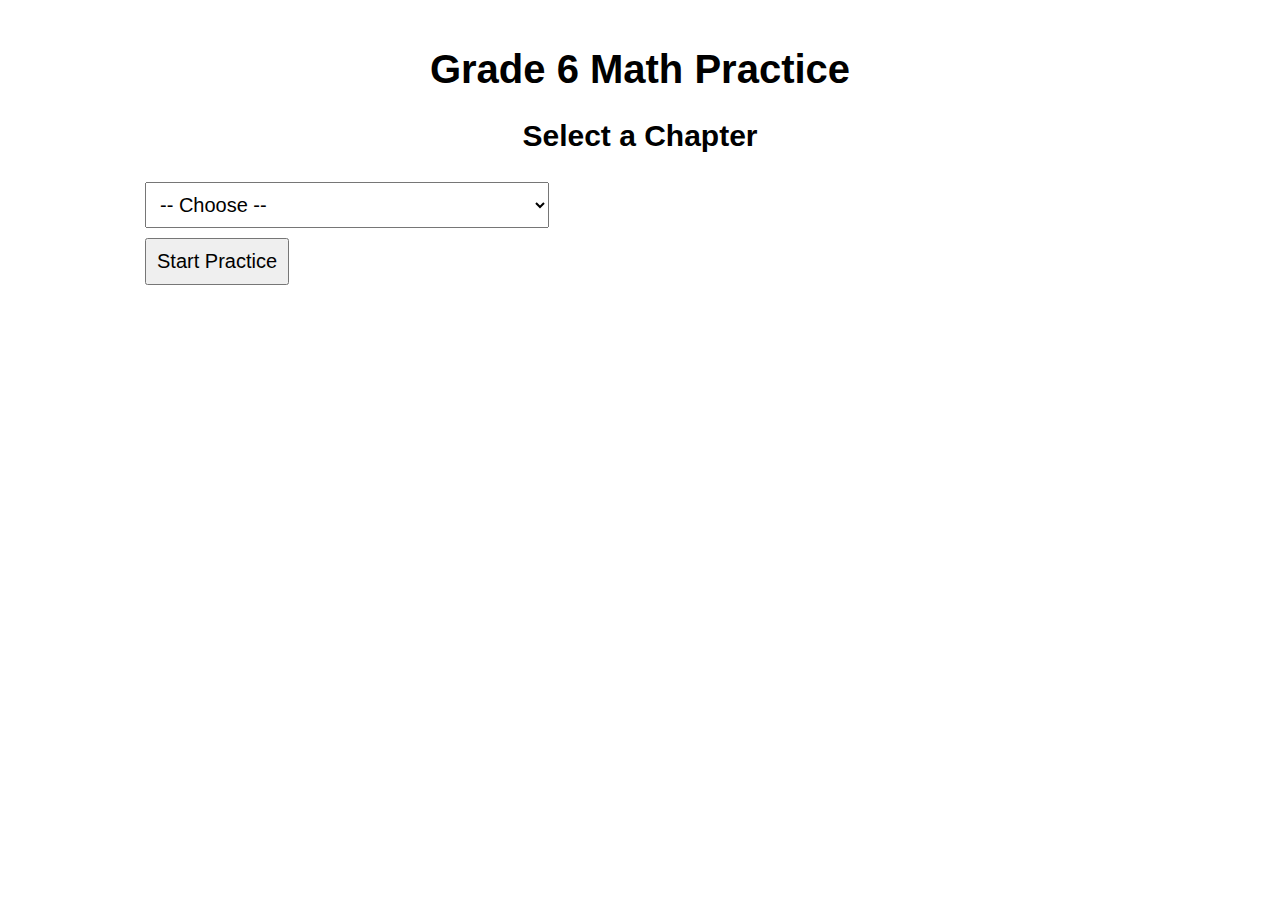
<file: math/sixth/math_vcs_semester_1.html>
<!DOCTYPE html>
<html lang="en">
<head>
  <meta charset="UTF-8">
  <title>Grade 6 Math Practice</title>
  <style>
    body {
      font-family: Arial, sans-serif;
      max-width: 1000px;
      margin: auto;
      padding: 20px;
      font-size: 20px;
    }
    h1, h2 {
      text-align: center;
    }
    select, button, input {
      font-size: 20px;
      padding: 10px;
      margin: 5px;
    }
    .hidden {
      display: none;
    }
    .question-box {
      margin-top: 20px;
      padding: 20px;
      border: 2px solid #444;
      border-radius: 10px;
    }
    .options button {
      display: block;
      margin: 8px 0;
      padding: 12px;
      width: 100%;
      cursor: pointer;
    }
    .nav-buttons {
      margin-top: 20px;
      display: flex;
      justify-content: space-between;
    }
    .correct {
      color: green;
      font-weight: bold;
    }
    .wrong {
      color: red;
      font-weight: bold;
    }
    .reveal {
      margin-top: 10px;
      font-style: italic;
    }
  </style>
</head>
<body>

<h1>Grade 6 Math Practice</h1>

<div id="chapter-select">
  <h2>Select a Chapter</h2>
  <select id="chapterDropdown">
    <option value="">-- Choose --</option>

    <option value="https://raw.githubusercontent.com/stokkangri/middle_school_quiz/main/math/sixth/factors_prime.json">
      Factors, Prime Numbers & Factorization
    </option>

    <option value="https://raw.githubusercontent.com/stokkangri/middle_school_quiz/main/math/sixth/lcm_gcf_squares_fractions_mult.json">
      LCM , GCD/GCF, Squares, Multiplication
    </option>

    <option value="https://raw.githubusercontent.com/stokkangri/middle_school_quiz/main/math/sixth/rate_ratios.json">
      Rates and Ratios
    </option>

    <option value="https://raw.githubusercontent.com/stokkangri/middle_school_quiz/main/math/sixth/tape_measurements.json">
      Tape and Measurements
    </option>

    <option value="https://raw.githubusercontent.com/stokkangri/middle_school_quiz/main/math/sixth/decimals.json">
      Decimals
    </option>

    <!-- NEW REDIRECT OPTION -->
    <option value="REDIRECT:https://stokkangri.github.io/middle_school_quiz/math/sixth/coordinate_plane_quiz.html">
      Coordinate Plane (Interactive)
    </option>
  </select>
  <br>
  <button onclick="loadChapter()">Start Practice</button>
</div>

<div id="quiz" class="hidden">
  <h2 id="chapterTitle"></h2>
  <p id="progress"></p>

  <div class="question-box">
    <p id="questionText"></p>
    <div id="options" class="options"></div>

    <div id="shortAnswerBox" class="hidden">
      <input type="text" id="shortAnswerInput" placeholder="Type your answer">
      <button onclick="submitShortAnswer()">Submit</button>
    </div>

    <button onclick="revealAnswer()">Reveal Answer</button>
    <p id="feedback"></p>
    <p id="explanation" class="reveal"></p>
  </div>

  <div class="nav-buttons">
    <button onclick="prevQuestion()">Prev</button>
    <button onclick="nextQuestion()">Next</button>
  </div>

  <p>Score: <span id="score">0</span> / <span id="total">0</span></p>
</div>

<script>
let questions = [];
let currentIndex = 0;
let score = 0;
let answered = [];

function flattenQuestions(data) {
  if (data.questions) return data.questions;
  if (data.chapters) {
    let all = [];
    data.chapters.forEach(ch => {
      if (ch.questions) all = all.concat(ch.questions);
    });
    return all;
  }
  return [];
}

async function loadChapter() {
  const value = document.getElementById("chapterDropdown").value;
  if (!value) return;

  // 🔁 HANDLE REDIRECT OPTION
  if (value.startsWith("REDIRECT:")) {
    const url = value.replace("REDIRECT:", "");
    window.location.href = url;
    return;
  }

  const response = await fetch(value);
  const data = await response.json();

  questions = flattenQuestions(data);
  answered = new Array(questions.length).fill(false);
  currentIndex = 0;
  score = 0;

  document.getElementById("chapterTitle").innerText =
    data.title || data.chapter || "Math Practice";
  document.getElementById("total").innerText = questions.length;
  document.getElementById("score").innerText = score;

  document.getElementById("chapter-select").classList.add("hidden");
  document.getElementById("quiz").classList.remove("hidden");

  showQuestion();
}

function showQuestion() {
  const q = questions[currentIndex];
  document.getElementById("questionText").innerText = q.question;
  document.getElementById("feedback").innerText = "";
  document.getElementById("explanation").innerText = "";
  document.getElementById("progress").innerText =
    `Question ${currentIndex + 1} of ${questions.length}`;

  const optionsDiv = document.getElementById("options");
  const shortBox = document.getElementById("shortAnswerBox");
  optionsDiv.innerHTML = "";
  shortBox.classList.add("hidden");

  if (q.type === "mcq") {
    q.options.forEach(opt => {
      const btn = document.createElement("button");
      btn.innerText = opt;
      btn.onclick = () => checkMCQ(opt);
      optionsDiv.appendChild(btn);
    });
  } else {
    shortBox.classList.remove("hidden");
    document.getElementById("shortAnswerInput").value = "";
  }
}

function checkMCQ(choice) {
  const q = questions[currentIndex];
  if (answered[currentIndex]) return;

  if (choice === q.answer) {
    score++;
    document.getElementById("feedback").innerHTML =
      "<span class='correct'>Correct!</span>";
  } else {
    document.getElementById("feedback").innerHTML =
      `<span class='wrong'>Wrong.</span> Correct answer: ${q.answer}`;
  }
  answered[currentIndex] = true;
  document.getElementById("score").innerText = score;
}

function submitShortAnswer() {
  const q = questions[currentIndex];
  if (answered[currentIndex]) return;

  const input = document.getElementById("shortAnswerInput").value.trim();
  if (input === q.answer.toString()) {
    score++;
    document.getElementById("feedback").innerHTML =
      "<span class='correct'>Correct!</span>";
  } else {
    document.getElementById("feedback").innerHTML =
      `<span class='wrong'>Wrong.</span> Correct answer: ${q.answer}`;
  }
  answered[currentIndex] = true;
  document.getElementById("score").innerText = score;
}

function revealAnswer() {
  const q = questions[currentIndex];
  document.getElementById("explanation").innerText =
    q.explanation || "";
}

function nextQuestion() {
  if (currentIndex < questions.length - 1) {
    currentIndex++;
    showQuestion();
  }
}

function prevQuestion() {
  if (currentIndex > 0) {
    currentIndex--;
    showQuestion();
  }
}
</script>

</body>
</html>
</file>
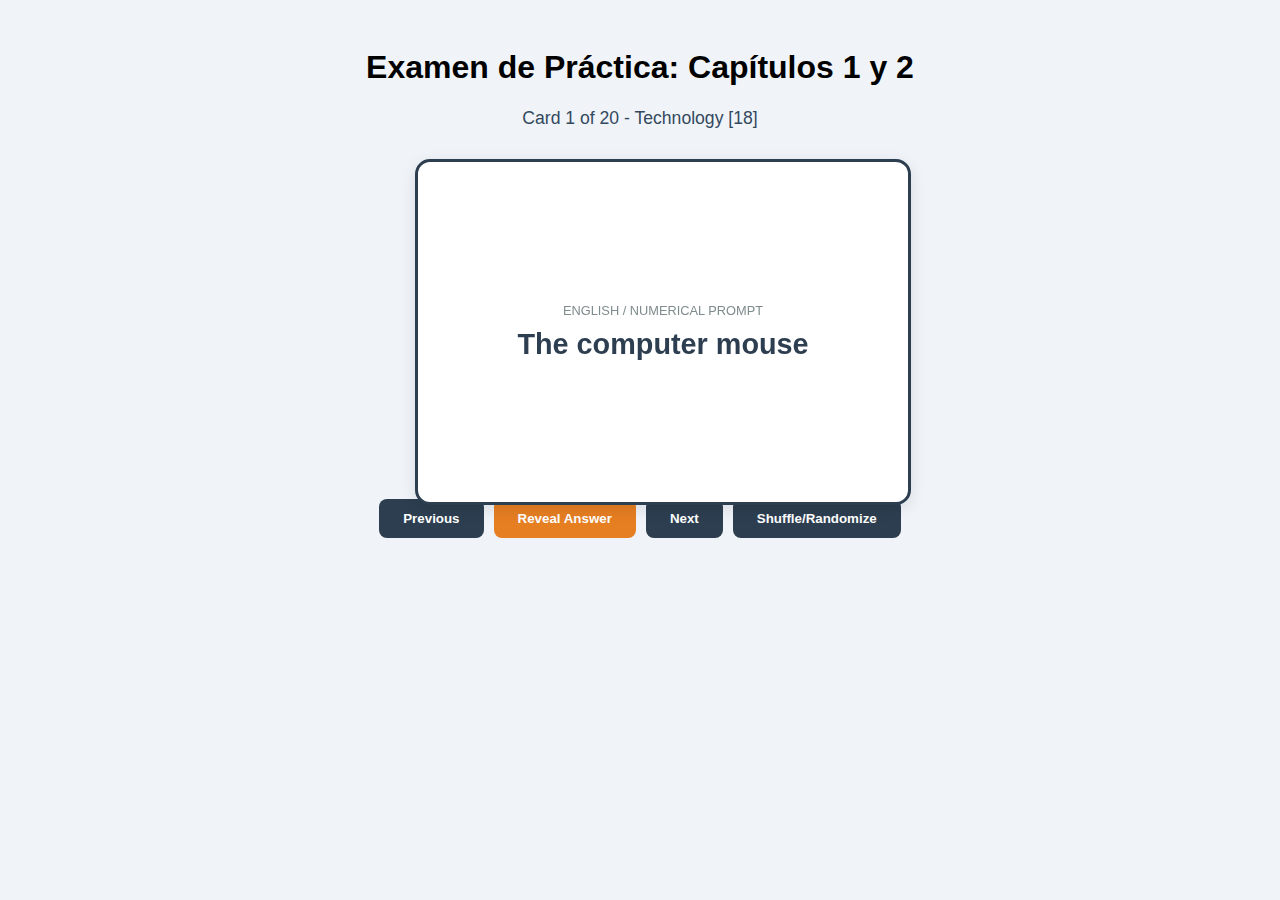
<file: spanish/sixth/s1_flashcard.html>
<!DOCTYPE html>
<html lang="en">
<head>
    <meta charset="UTF-8">
    <title>Spanish Flashcards: Capítulos 1 & 2</title>
    <style>
        /* Updated CSS to prevent hidden buttons */
        body { font-family: 'Segoe UI', sans-serif; background-color: #f0f4f8; display: flex; flex-direction: column; align-items: center; padding: 20px; }
        .card-container { perspective: 1000px; width: 450px; height: 300px; margin: 20px 0; }
        .card { width: 100%; height: 100%; position: relative; transition: transform 0.6s; transform-style: preserve-3d; cursor: pointer; }
        .card.is-flipped { transform: rotateY(180deg); }
        .face { position: absolute; width: 100%; height: 100%; backface-visibility: hidden; display: flex; flex-direction: column; justify-content: center; align-items: center; border-radius: 15px; border: 3px solid #2c3e50; padding: 20px; text-align: center; box-shadow: 0 4px 15px rgba(0,0,0,0.1); }
        .front { background-color: #ffffff; color: #2c3e50; }
        .back { background-color: #3498db; color: white; transform: rotateY(180deg); }
        .label { font-size: 0.8em; text-transform: uppercase; color: #7f8c8d; margin-bottom: 10px; }
        .back .label { color: #ecf0f1; }
        .content { font-size: 1.8em; font-weight: bold; }
        
        /* Persistent visible controls */
        .controls { display: flex; gap: 10px; flex-wrap: wrap; justify-content: center; margin-top: 20px; }
        .btn { padding: 12px 24px; cursor: pointer; border: none; border-radius: 8px; font-weight: bold; background: #2c3e50; color: white; transition: 0.3s; }
        .btn:hover { background: #34495e; transform: translateY(-2px); }
        .btn-reveal { background: #e67e22; }
        .info { margin-bottom: 10px; font-size: 1.1em; color: #34495e; }
    </style>
</head>
<body>

    <h1><b>Examen de Práctica: Capítulos 1 y 2</b></h1>
    <div class="info" id="progress">Card 1 of ...</div>
    
    <div class="card-container" onclick="flipCard()">
        <div class="card" id="mainCard">
            <div class="face front">
                <div class="label">English / Numerical Prompt</div>
                <div class="content" id="frontText">Cargando...</div>
            </div>
            <div class="face back">
                <div class="label">Spanish Translation</div>
                <div class="content" id="backText">...</div>
            </div>
        </div>
    </div>

    <!-- Controls are specifically NOT hidden -->
    <div class="controls">
        <button class="btn" onclick="changeCard(-1)">Previous</button>
        <button class="btn btn-reveal" onclick="flipCard()">Reveal Answer</button>
        <button class="btn" onclick="changeCard(1)">Next</button>
        <button class="btn" onclick="shuffleDeck()">Shuffle/Randomize</button>
    </div>

    <script>
        // Data strictly from the textbook and workbook sources
        const questionBank = [
            // Capítulo 1 Concepts
            { q: "Good morning", a: "Buenos días", cat: "Greetings [8]" },
            { q: "Glad to meet you!", a: "Mucho gusto", cat: "Introductions [9]" },
            { q: "How are you? (informal)", a: "¿Cómo estás?", cat: "Conversation [9]" },
            { q: "Number: 15", a: "quince", cat: "Numbers [2]" },
            { q: "Number: 20", a: "veinte", cat: "Numbers [2]" },
            { q: "Number: 100", a: "cien", cat: "Numbers [3]" },
            { q: "How do you spell 'Hugo'?", a: "hache, u, ge, o", cat: "Alphabet [10]" },
            { q: "It is one o'clock", a: "Es la una", cat: "Time [11]" },
            { q: "It is noon", a: "Es mediodía", cat: "Time [12]" },
            { q: "You (formal singular)", a: "usted (Ud.)", cat: "Pronouns [6]" },
            
            // Capítulo 2 Concepts
            { q: "The backpack", a: "la mochila", cat: "Classroom [4]" },
            { q: "The blackboard", a: "la pizarra", cat: "Classroom [4]" },
            { q: "The chalk", a: "la tiza", cat: "Classroom [4]" },
            { q: "The student desk", a: "el pupitre", cat: "Classroom [4]" },
            { q: "Red T-shirt", a: "la camiseta roja", cat: "Clothing/Adjectives [13, 14]" },
            { q: "Blue jeans", a: "los jeans azules", cat: "Clothing [13, 15]" },
            { q: "We speak (Hablar)", a: "hablamos", cat: "Verbs [16]" },
            { q: "They study (Estudiar)", a: "estudian", cat: "Verbs [16]" },
            { q: "The @ symbol", a: "arroba", cat: "Technology [17]" },
            { q: "The computer mouse", a: "el ratón", cat: "Technology [18]" }
        ];

        let activeDeck = [];
        let currentIndex = 0;

        function shuffleDeck() {
            activeDeck = [...questionBank].sort(() => Math.random() - 0.5);
            currentIndex = 0;
            updateDisplay();
        }

        function flipCard() {
            document.getElementById('mainCard').classList.toggle('is-flipped');
        }

        function changeCard(dir) {
            currentIndex += dir;
            if (currentIndex < 0) currentIndex = activeDeck.length - 1;
            if (currentIndex >= activeDeck.length) currentIndex = 0;
            updateDisplay();
        }

        function updateDisplay() {
            const card = activeDeck[currentIndex];
            const cardEl = document.getElementById('mainCard');
            cardEl.classList.remove('is-flipped');
            
            setTimeout(() => {
                document.getElementById('frontText').innerText = card.q;
                document.getElementById('backText').innerText = card.a;
                document.getElementById('progress').innerText = `Card ${currentIndex + 1} of ${activeDeck.length} - ${card.cat}`;
            }, 150);
        }

        // Initialize randomized deck on startup
        shuffleDeck();
    </script>
</body>
</html>
</file>
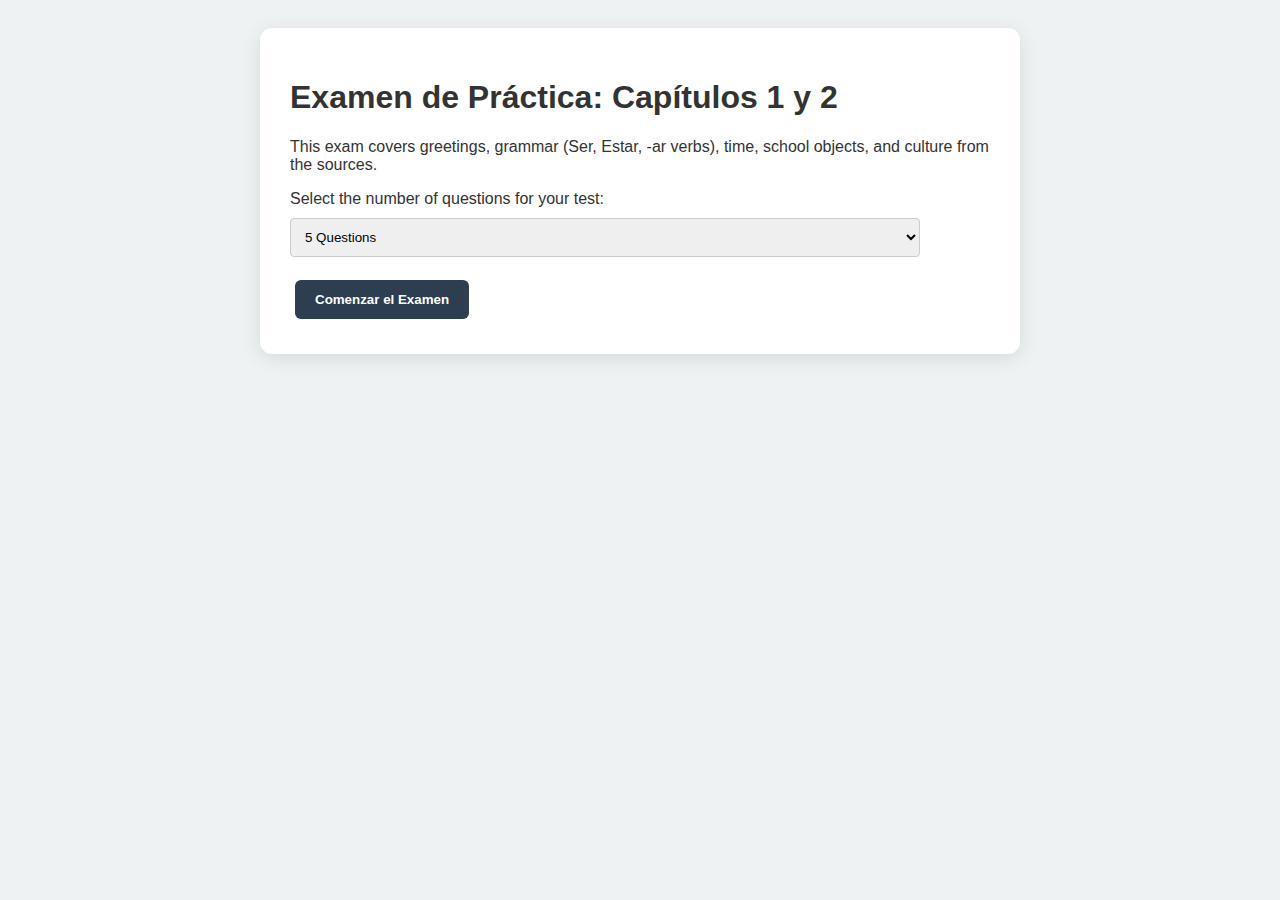
<file: spanish/sixth/unit_1_2_test.html>
<!DOCTYPE html>
<html lang="en">
<head>
    <meta charset="UTF-8">
    <title>Comprehensive Spanish Test: Capítulos 1 & 2</title>
    <style>
        body { font-family: 'Segoe UI', Tahoma, Geneva, Verdana, sans-serif; background-color: #eef2f3; padding: 20px; color: #333; }
        .container { max-width: 700px; margin: auto; background: white; padding: 30px; border-radius: 12px; box-shadow: 0 4px 20px rgba(0,0,0,0.1); }
        .hidden { display: none; }
        .btn { padding: 12px 20px; margin: 5px; cursor: pointer; border: none; border-radius: 6px; font-weight: bold; transition: 0.3s; }
        .btn-primary { background-color: #2c3e50; color: white; }
        .btn-primary:hover { background-color: #34495e; }
        .btn-reveal { background-color: #f39c12; color: white; }
        .btn:disabled { background-color: #bdc3c7; cursor: not-allowed; }
        .feedback { margin-top: 15px; font-size: 1.1em; height: 1.5em; }
        input[type="text"], select { padding: 10px; width: 90%; margin-top: 10px; border: 1px solid #ccc; border-radius: 4px; }
        .options-label { display: block; background: #f9f9f9; padding: 10px; margin: 8px 0; border: 1px solid #ddd; border-radius: 6px; cursor: pointer; }
        .options-label:hover { background: #f1f1f1; }
    </style>
</head>
<body>

<div class="container">
    <div id="setup-screen">
        <h1><b>Examen de Práctica: Capítulos 1 y 2</b></h1>
        <p>This exam covers greetings, grammar (Ser, Estar, -ar verbs), time, school objects, and culture from the sources.</p>
        <label for="numQuestions">Select the number of questions for your test:</label>
        <select id="numQuestions">
            <option value="5">5 Questions</option>
            <option value="10">10 Questions</option>
            <option value="15">15 Questions</option>
            <option value="20">20 Questions (Full Review)</option>
        </select>
        <br><br>
        <button class="btn btn-primary" onclick="startTest()">Comenzar el Examen</button>
    </div>

    <div id="test-screen" class="hidden">
        <h3 id="question-number"></h3>
        <div id="question-text" style="font-size: 1.2em; margin-bottom: 15px;"></div>
        <div id="answer-area"></div>
        <div id="feedback" class="feedback"></div>
        
        <div style="margin-top: 30px;">
            <button class="btn btn-primary" id="backBtn" onclick="changeQuestion(-1)">Back</button>
            <button class="btn btn-reveal" id="revealBtn" onclick="revealAnswer()">Reveal Answer</button>
            <button class="btn btn-primary" id="submitBtn" onclick="checkAnswer()">Submit</button>
            <button class="btn btn-primary" id="nextBtn" onclick="changeQuestion(1)">Next</button>
        </div>
    </div>

    <div id="score-screen" class="hidden">
        <h2><b>¡Examen Terminado!</b></h2>
        <p style="font-size: 1.5em;">Your score: <span id="finalScore"></span></p>
        <p id="score-commentary"></p>
        <button class="btn btn-primary" onclick="location.reload()">Restart</button>
    </div>
</div>

<script>
    // Data strictly drawn from Textbook and Workbook Chapters 1 and 2
    const questionBank = [
        // GREETINGS & INTROS
        { q: "How would you greet a teacher at 8:00 A.M.?", type: "mc", options: ["¡Hola!", "Buenos días", "Buenas noches"], answer: "Buenos días" },
        { q: "Which word means 'Glad to meet you'?", type: "text", answer: "mucho gusto" },
        { q: "Translate: 'See you tomorrow.'", type: "text", answer: "hasta mañana" },
        { q: "How would you ask a friend 'How are you?'", type: "mc", options: ["¿Cómo está usted?", "¿Cómo estás?", "¿De dónde eres?"], answer: "¿Cómo estás?" },
        
        // GRAMMAR: SER & ESTAR
        { q: "Fill in the blank with the correct form of SER: 'Ellos ___ de México.'", type: "text", answer: "son" },
        { q: "Which verb is used to tell someone's location?", type: "mc", options: ["Ser", "Estar", "Hablar"], answer: "Estar" },
        { q: "Fill in the blank: 'Yo ___ en la clase de español.' (Location)", type: "text", answer: "estoy" },
        { q: "How do you say 'We are' using the verb SER?", type: "text", answer: "somos" },
        
        // CLASSROOM & OBJECTS
        { q: "What is the correct definite article for 'mochila'?", type: "mc", options: ["El", "La", "Los", "Las"], answer: "La" },
        { q: "How do you say 'pencil' in Spanish?", type: "text", answer: "lápiz" },
        { q: "Translate 'the papers' into Spanish.", type: "text", answer: "los papeles" },
        { q: "Identify the plural of 'el borrador'.", type: "text", answer: "los borradores" },
        
        // TIME & NUMBERS
        { q: "How do you say 'It is 1:00' in Spanish?", type: "mc", options: ["Son las una", "Es la una", "Es la uno"], answer: "Es la una" },
        { q: "Solve and write the number in Spanish: 10 + 5 = ?", type: "text", answer: "quince" },
        { q: "Translate 'It is 4:30' using the word for 'half'.", type: "text", answer: "son las cuatro y media" },
        { q: "What does 'Es medianoche' mean?", type: "mc", options: ["It is noon", "It is midnight", "It is evening"], answer: "It is midnight" },

        // VERBS (-AR) & CLOTHING
        { q: "Conjugate the verb 'estudiar' for 'Tú':", type: "text", answer: "estudias" },
        { q: "Which word means 'to wear' or 'to carry'?", type: "text", answer: "llevar" },
        { q: "Translate: 'The red shirt' (Watch your gender/number agreement!)", type: "text", answer: "la camisa roja" },
        { q: "Complete the sentence: 'Nosotros ___ (speak) español.'", type: "text", answer: "hablamos" },
        
        // TECHNOLOGY & CULTURE
        { q: "What is the Spanish word for the '@' symbol in an email address?", type: "text", answer: "arroba" },
        { q: "How do you say 'mouse' (computer device) in Spanish?", type: "text", answer: "ratón" },
        { q: "True or False: In Spain, students often address teachers with 'Usted'.", type: "mc", options: ["True", "False"], answer: "True" }
    ];

    let selectedQuestions = [];
    let currentIdx = 0;
    let score = 0;
    let answersStatus = []; 

    function startTest() {
        const count = parseInt(document.getElementById('numQuestions').value);
        selectedQuestions = questionBank.sort(() => 0.5 - Math.random()).slice(0, count);
        answersStatus = new Array(selectedQuestions.length).fill({ solved: false, revealed: false });
        
        document.getElementById('setup-screen').classList.add('hidden');
        document.getElementById('test-screen').classList.remove('hidden');
        renderQuestion();
    }

    function renderQuestion() {
        const q = selectedQuestions[currentIdx];
        const status = answersStatus[currentIdx];
        document.getElementById('question-number').innerText = `Pregunta ${currentIdx + 1} de ${selectedQuestions.length}`;
        document.getElementById('question-text').innerHTML = `<b>${q.q}</b>`;
        document.getElementById('feedback').innerText = "";
        
        const area = document.getElementById('answer-area');
        area.innerHTML = "";

        if (q.type === "mc") {
            q.options.forEach(opt => {
                area.innerHTML += `<label class="options-label"><input type="radio" name="option" value="${opt}"> ${opt}</label>`;
            });
        } else {
            area.innerHTML = `<input type="text" id="textInput" placeholder="Escribe tu respuesta aquí...">`;
        }

        document.getElementById('backBtn').disabled = (currentIdx === 0);
        document.getElementById('nextBtn').innerText = (currentIdx === selectedQuestions.length - 1) ? "Finalizar" : "Siguiente";
        document.getElementById('submitBtn').disabled = false;
    }

    function checkAnswer() {
        const q = selectedQuestions[currentIdx];
        let userAns = "";

        if (q.type === "mc") {
            const selected = document.querySelector('input[name="option"]:checked');
            if (selected) userAns = selected.value;
        } else {
            userAns = document.getElementById('textInput').value.trim().toLowerCase();
        }

        if (userAns === q.answer.toLowerCase()) {
            if (!answersStatus[currentIdx].solved && !answersStatus[currentIdx].revealed) {
                score++;
                answersStatus[currentIdx] = { solved: true, revealed: false };
            }
            showFeedback("¡Correcto!", "#27ae60");
        } else {
            showFeedback("Incorrecto. Intenta de nuevo o presiona 'Reveal'.", "#e74c3c");
        }
    }

    function revealAnswer() {
        const q = selectedQuestions[currentIdx];
        answersStatus[currentIdx] = { solved: false, revealed: true };
        showFeedback(`La respuesta correcta es: ${q.answer}`, "#f39c12");
        document.getElementById('submitBtn').disabled = true;
    }

    function showFeedback(msg, color) {
        const f = document.getElementById('feedback');
        f.innerText = msg;
        f.style.color = color;
    }

    function changeQuestion(step) {
        currentIdx += step;
        if (currentIdx < 0) currentIdx = 0;
        else if (currentIdx >= selectedQuestions.length) {
            showScore();
        } else {
            renderQuestion();
        }
    }

    function showScore() {
        document.getElementById('test-screen').classList.add('hidden');
        document.getElementById('score-screen').classList.remove('hidden');
        document.getElementById('finalScore').innerText = `${score} / ${selectedQuestions.length}`;
        
        let msg = score / selectedQuestions.length > 0.8 ? "¡Excelente trabajo!" : "Sigue practicando el vocabulario.";
        document.getElementById('score-commentary').innerText = msg;
    }
</script>
</body>
</html>
</file>
<file: english/general/flashcard_app/style.css>
body {
    font-family: sans-serif;
    display: flex;
    justify-content: center;
    align-items: center;
    min-height: 100vh;
    background-color: #f0f0f0;
    margin: 0;
}

#app-container {
    background-color: white;
    padding: 2rem;
    border-radius: 8px;
    box-shadow: 0 4px 8px rgba(0,0,0,0.1);
    width: 90%;
    max-width: 500px;
    text-align: center;
}

.hidden {
    display: none;
}

#options-container {
    display: flex;
    flex-direction: column;
    gap: 0.5rem;
    margin-top: 1rem;
}

button {
    padding: 0.75rem 1.5rem;
    border: none;
    background-color: #007bff;
    color: white;
    border-radius: 4px;
    cursor: pointer;
    font-size: 1rem;
    margin-top: 1rem;
}

button:hover {
    background-color: #0056b3;
}

.option-btn {
    padding: 0.75rem;
    border: 1px solid #ccc;
    border-radius: 4px;
    background-color: #f9f9f9;
    color: #333;
    cursor: pointer;
}

.option-btn:hover {
    background-color: #e9e9e9;
}

.option-btn.correct {
    background-color: #28a745;
    color: white;
}

.option-btn.incorrect {
    background-color: #dc3545;
    color: white;
}

#feedback-area {
    margin-top: 1rem;
    font-weight: bold;
}

#pronunciation-area {
    margin-top: 1rem;
    font-size: 1rem;
}

#pronunciation-area a {
    margin-left: 10px;
}

#navigation-area {
    margin-top: 1rem;
    display: flex;
    justify-content: space-between;
    gap: 0.5rem;
}

#reveal-btn {
    background-color: #ffc107;
    color: #212529;
}

#reveal-btn:hover {
    background-color: #e0a800;
}

#reveal-btn:disabled {
    background-color: #ccc;
    cursor: not-allowed;
    opacity: 0.6;
}
</file>
